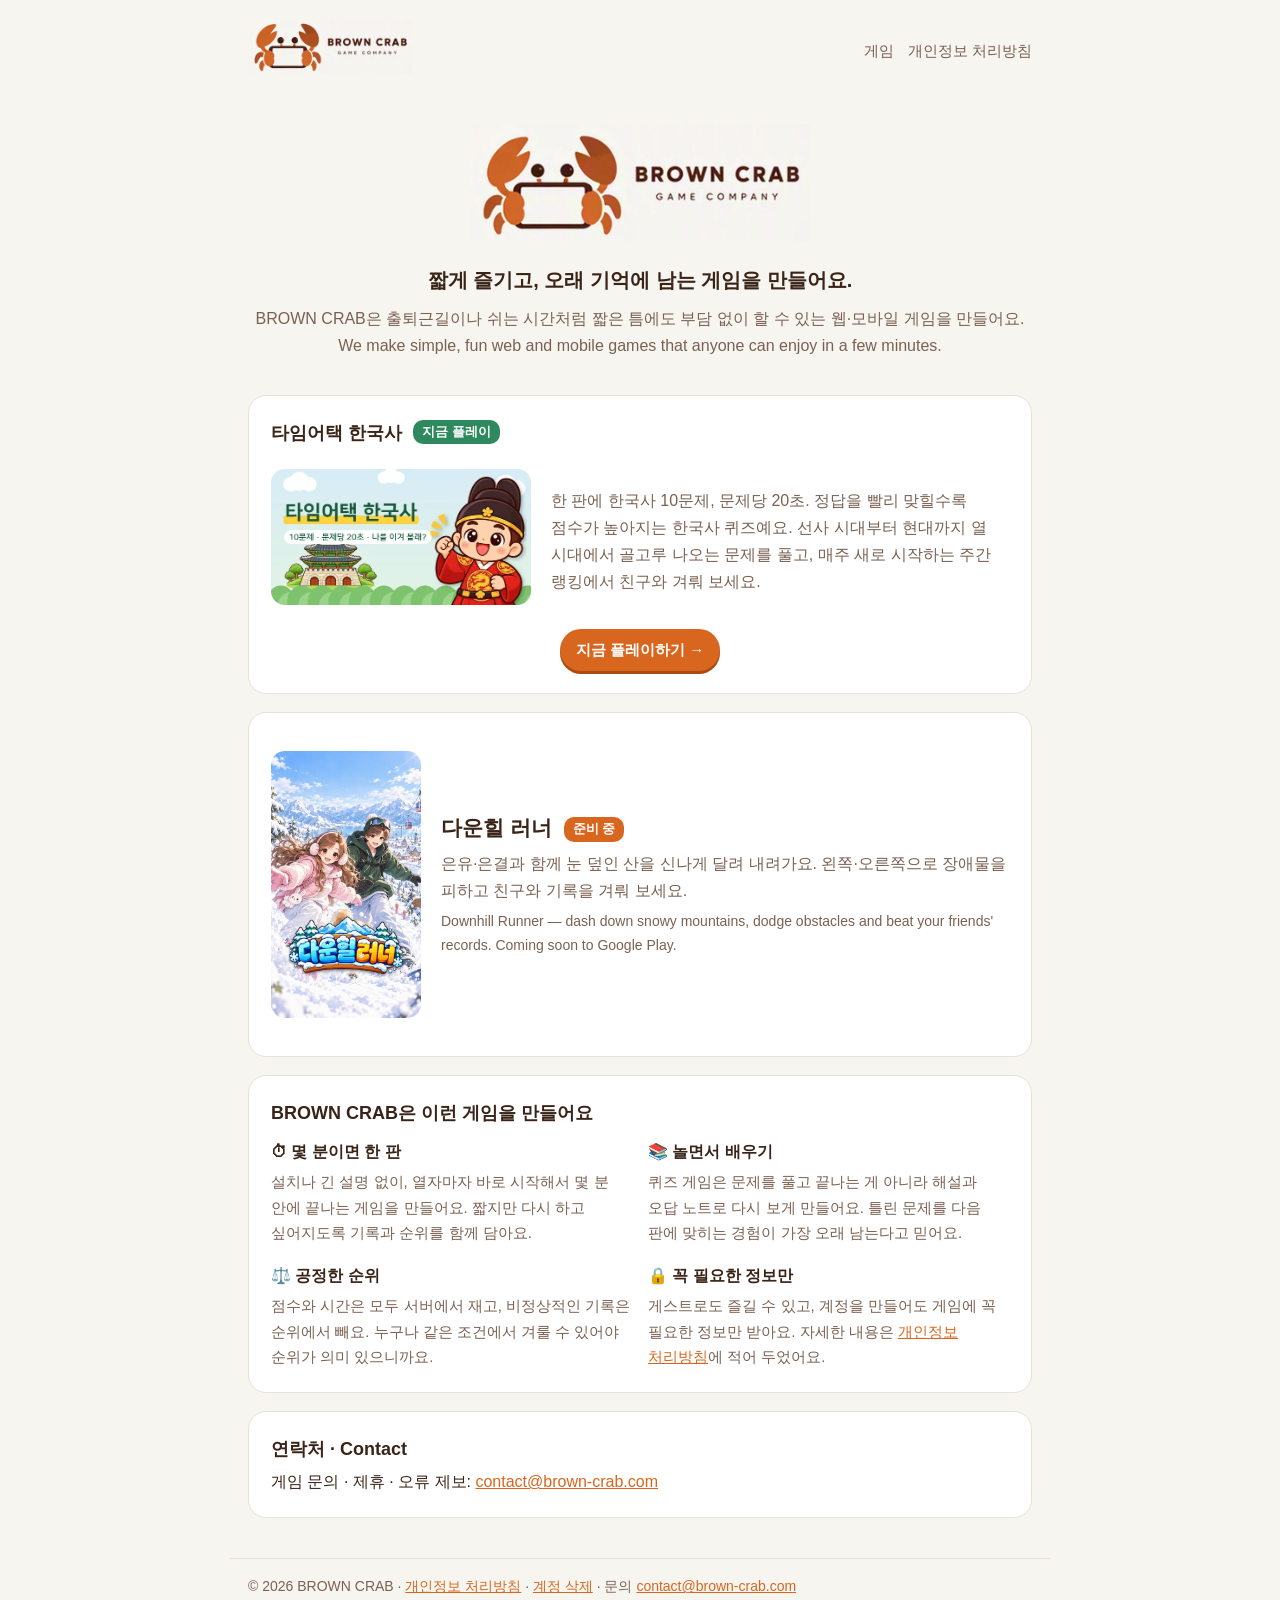
<file: index.html>
<!doctype html><html lang="ko"><head><meta charset="utf-8"><meta name="google-adsense-account" content="ca-pub-8824642278407065"><meta name="viewport" content="width=device-width, initial-scale=1"><link rel="icon" href="img/favicon-32.png"><link rel="apple-touch-icon" href="img/icon-180.png"><link rel="stylesheet" href="style.css">
<title>BROWN CRAB — Game Company</title>
<meta name="description" content="BROWN CRAB은 누구나 쉽게 즐기는 웹·모바일 게임을 만들어요. 한국사 퀴즈 '타임어택 한국사'를 지금 바로 할 수 있고, 눈길 달리기 '다운힐 러너'를 준비하고 있어요.">
<meta property="og:type" content="website"><meta property="og:site_name" content="BROWN CRAB"><meta property="og:title" content="BROWN CRAB — Game Company"><meta property="og:description" content="누구나 쉽게 즐기는 웹·모바일 게임을 만들어요."><meta property="og:url" content="https://brown-crab.com/"><meta property="og:image" content="https://brown-crab.com/img/takh.webp">
</head><body><header><a href="./"><img src="img/logo.webp" alt="BROWN CRAB"></a><nav><a href="#games">게임</a><a href="privacy.html">개인정보 처리방침</a></nav></header>
<main>

<section class="hero"><img src="img/logo.webp" alt="BROWN CRAB GAME COMPANY">
<p class="lead">짧게 즐기고, 오래 기억에 남는 게임을 만들어요.</p>
<p>BROWN CRAB은 출퇴근길이나 쉬는 시간처럼 짧은 틈에도 부담 없이 할 수 있는 웹·모바일 게임을 만들어요.<br>We make simple, fun web and mobile games that anyone can enjoy in a few minutes.</p></section>

<section class="card takh" id="games"><h2 class="h">타임어택 한국사 <span class="tag live">지금 플레이</span></h2>
<div class="game big"><a href="https://takh.brown-crab.com/"><img src="img/takh.webp" alt="타임어택 한국사"></a><div>
<p>한 판에 한국사 10문제, 문제당 20초. 정답을 빨리 맞힐수록 점수가 높아지는 한국사 퀴즈예요. 선사 시대부터 현대까지 열 시대에서 골고루 나오는 문제를 풀고, 매주 새로 시작하는 주간 랭킹에서 친구와 겨뤄 보세요.</p>
</div></div>
<div class="play-row"><a class="cta sm" href="https://takh.brown-crab.com/">지금 플레이하기 →</a></div>
</section>

<section class="card">
<div class="game"><img src="img/downhill.webp" alt="다운힐 러너"><div><h3>다운힐 러너 <span class="tag">준비 중</span></h3><p>은유·은결과 함께 눈 덮인 산을 신나게 달려 내려가요. 왼쪽·오른쪽으로 장애물을 피하고 친구와 기록을 겨뤄 보세요.</p><p class="en">Downhill Runner — dash down snowy mountains, dodge obstacles and beat your friends' records. Coming soon to Google Play.</p></div></div>
</section>

<section class="card"><h2 class="h">BROWN CRAB은 이런 게임을 만들어요</h2>
<div class="pillars">
<div><b>⏱ 몇 분이면 한 판</b><p>설치나 긴 설명 없이, 열자마자 바로 시작해서 몇 분 안에 끝나는 게임을 만들어요. 짧지만 다시 하고 싶어지도록 기록과 순위를 함께 담아요.</p></div>
<div><b>📚 놀면서 배우기</b><p>퀴즈 게임은 문제를 풀고 끝나는 게 아니라 해설과 오답 노트로 다시 보게 만들어요. 틀린 문제를 다음 판에 맞히는 경험이 가장 오래 남는다고 믿어요.</p></div>
<div><b>⚖️ 공정한 순위</b><p>점수와 시간은 모두 서버에서 재고, 비정상적인 기록은 순위에서 빼요. 누구나 같은 조건에서 겨룰 수 있어야 순위가 의미 있으니까요.</p></div>
<div><b>🔒 꼭 필요한 정보만</b><p>게스트로도 즐길 수 있고, 계정을 만들어도 게임에 꼭 필요한 정보만 받아요. 자세한 내용은 <a href="privacy.html">개인정보 처리방침</a>에 적어 두었어요.</p></div>
</div></section>

<section class="card"><h2 class="h">연락처 · Contact</h2><p style="margin:0">게임 문의 · 제휴 · 오류 제보: <a href="mailto:contact@brown-crab.com">contact@brown-crab.com</a></p></section>
</main><footer>© 2026 BROWN CRAB · <a href="privacy.html">개인정보 처리방침</a> · <a href="delete.html">계정 삭제</a> · 문의 <a href="mailto:contact@brown-crab.com">contact@brown-crab.com</a></footer></body></html>
</file>
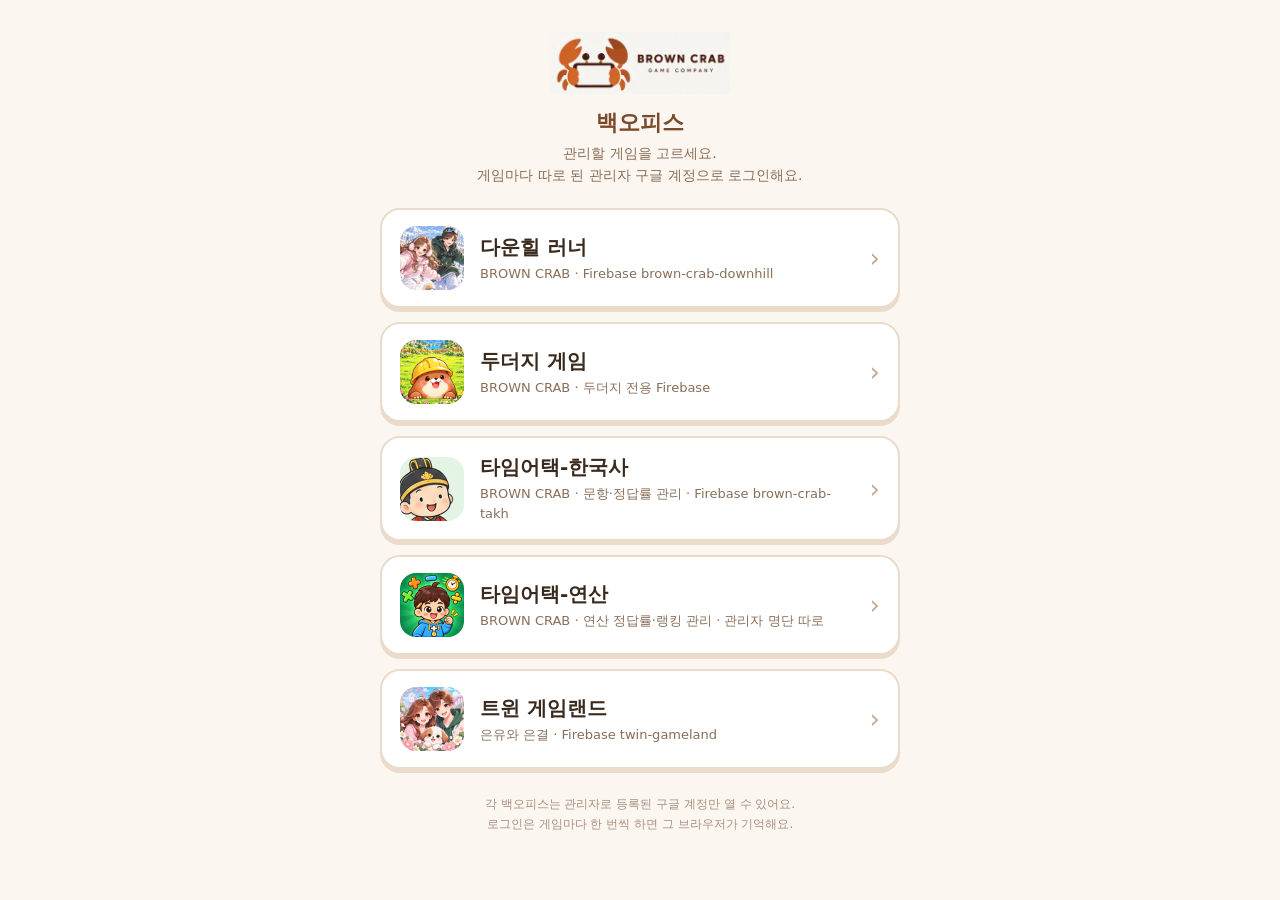
<file: admin/index.html>
<!doctype html>
<html lang="ko">
<head>
<meta charset="utf-8">
<meta name="viewport" content="width=device-width, initial-scale=1">
<meta name="robots" content="noindex, nofollow">
<link rel="icon" href="../img/favicon-32.png">
<title>BROWN CRAB 백오피스</title>
<!--
  BROWN CRAB 백오피스 입구: 게임마다 백오피스가 따로 있어요 (게임마다 Firebase 프로젝트가 따로라 관리자 구글 계정도 따로).
  버튼을 누르면 그 게임의 백오피스로 가고, 거기서 그 게임의 관리자 구글 계정으로 로그인해요 (한 번 로그인하면 그 브라우저가 기억해요).
  주소를 바꾸면 아래 GAMES 만 고치기. 이 쪽은 아무것도 읽거나 쓰지 않아요 (데이터 보호는 각 프로젝트의 Firestore 규칙).
-->
<style>
  :root { --brown: #7A4A2A; --line: #EADBCB; --bg: #FBF6F0; }
  * { box-sizing: border-box; }
  body { margin: 0; min-height: 100vh; background: var(--bg); color: #3A2A1E; font-family: 'Apple SD Gothic Neo', 'Noto Sans KR', system-ui, sans-serif; display: flex; flex-direction: column; align-items: center; padding: 32px 16px; }
  header { text-align: center; margin-bottom: 22px; }
  header img { width: 180px; max-width: 60vw; }
  h1 { font-size: 22px; margin: 10px 0 4px; color: var(--brown); }
  header p { margin: 0; font-size: 14px; color: #8A6E58; line-height: 1.6; }
  .list { width: 100%; max-width: 520px; display: flex; flex-direction: column; gap: 14px; }
  a.game { display: flex; align-items: center; gap: 16px; padding: 16px 18px; background: #fff; border: 2px solid var(--line); border-radius: 20px; text-decoration: none; color: inherit; box-shadow: 0 4px 0 var(--line); transition: transform 80ms; }
  a.game:hover { border-color: #D9B896; }
  a.game:active { transform: translateY(3px); box-shadow: 0 1px 0 var(--line); }
  a.game img { width: 64px; height: 64px; border-radius: 16px; flex: none; }
  a.game b { display: block; font-size: 20px; }
  a.game small { display: block; margin-top: 3px; font-size: 13px; color: #8A6E58; line-height: 1.5; }
  a.game i { margin-left: auto; font-style: normal; font-size: 26px; color: #C4A994; }
  footer { margin-top: 26px; font-size: 12px; color: #A89080; text-align: center; line-height: 1.6; }
</style>
</head>
<body>
<header>
  <img src="../img/logo.webp" alt="BROWN CRAB">
  <h1>백오피스</h1>
  <p>관리할 게임을 고르세요.<br>게임마다 따로 된 관리자 구글 계정으로 로그인해요.</p>
</header>
<div class="list" id="list"></div>
<footer>각 백오피스는 관리자로 등록된 구글 계정만 열 수 있어요.<br>로그인은 게임마다 한 번씩 하면 그 브라우저가 기억해요.</footer>
<script>
  const GAMES = [
    { name: '다운힐 러너', icon: 'downhill.png', url: 'https://downhill.brown-crab.com/admin/', note: 'BROWN CRAB · Firebase brown-crab-downhill' },
    { name: '두더지 게임', icon: 'mole.png', url: 'https://sangbiny-creater.github.io/twin-gameland/mole-admin/', note: 'BROWN CRAB · 두더지 전용 Firebase' },
    { name: '타임어택-한국사', icon: 'takh.png', url: 'https://takh.brown-crab.com/admin/', note: 'BROWN CRAB · 문항·정답률 관리 · Firebase brown-crab-takh' },
    { name: '타임어택-연산', icon: 'tac.png', url: 'https://tac.brown-crab.com/admin/', note: 'BROWN CRAB · 연산 정답률·랭킹 관리 · 관리자 명단 따로' },
    { name: '트윈 게임랜드', icon: 'twin.png', url: 'https://sangbiny-creater.github.io/twin-gameland/admin/', note: '은유와 은결 · Firebase twin-gameland' },
  ];
  document.getElementById('list').innerHTML = GAMES.map((g) => `<a class="game" href="${g.url}"><img src="${g.icon}" alt=""><span><b>${g.name}</b><small>${g.note}</small></span><i>›</i></a>`).join('');
</script>
</body>
</html>
</file>
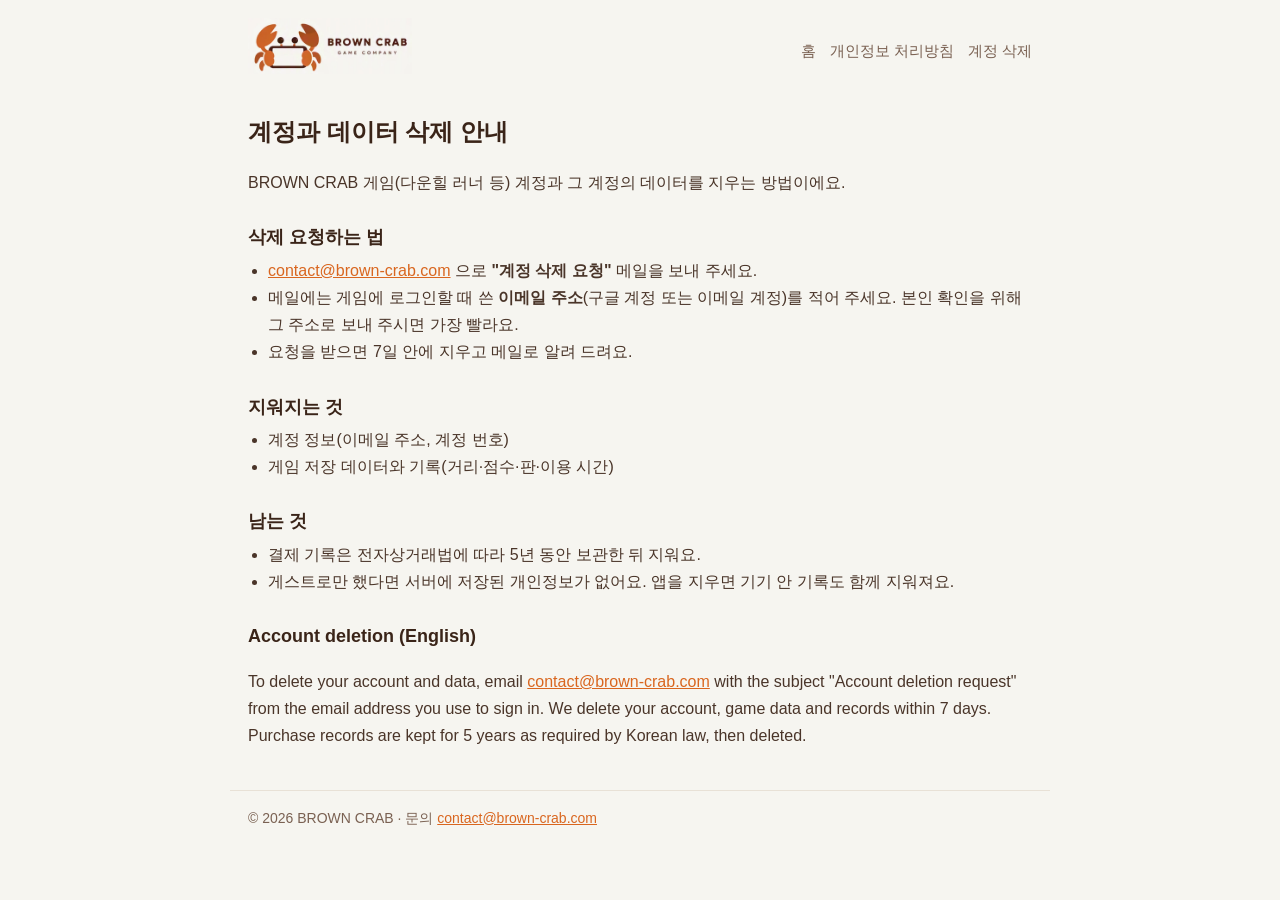
<file: delete.html>
<!doctype html><html lang="ko"><head><meta charset="utf-8"><meta name="viewport" content="width=device-width, initial-scale=1"><link rel="icon" href="img/favicon-32.png"><link rel="apple-touch-icon" href="img/icon-180.png"><link rel="stylesheet" href="style.css">
<title>계정 삭제 안내 — BROWN CRAB</title></head><body><header><a href="./"><img src="img/logo.webp" alt="BROWN CRAB"></a><nav><a href="./">홈</a><a href="privacy.html">개인정보 처리방침</a><a href="delete.html">계정 삭제</a></nav></header>
<main class="doc">
<h1>계정과 데이터 삭제 안내</h1>
<p>BROWN CRAB 게임(다운힐 러너 등) 계정과 그 계정의 데이터를 지우는 방법이에요.</p>
<h2>삭제 요청하는 법</h2><ul>
<li><a href="mailto:contact@brown-crab.com?subject=%EA%B3%84%EC%A0%95%20%EC%82%AD%EC%A0%9C%20%EC%9A%94%EC%B2%AD">contact@brown-crab.com</a> 으로 <b>"계정 삭제 요청"</b> 메일을 보내 주세요.</li>
<li>메일에는 게임에 로그인할 때 쓴 <b>이메일 주소</b>(구글 계정 또는 이메일 계정)를 적어 주세요. 본인 확인을 위해 그 주소로 보내 주시면 가장 빨라요.</li>
<li>요청을 받으면 7일 안에 지우고 메일로 알려 드려요.</li></ul>
<h2>지워지는 것</h2><ul>
<li>계정 정보(이메일 주소, 계정 번호)</li>
<li>게임 저장 데이터와 기록(거리·점수·판·이용 시간)</li></ul>
<h2>남는 것</h2><ul>
<li>결제 기록은 전자상거래법에 따라 5년 동안 보관한 뒤 지워요.</li>
<li>게스트로만 했다면 서버에 저장된 개인정보가 없어요. 앱을 지우면 기기 안 기록도 함께 지워져요.</li></ul>
<h2>Account deletion (English)</h2>
<p>To delete your account and data, email <a href="mailto:contact@brown-crab.com">contact@brown-crab.com</a> with the subject "Account deletion request" from the email address you use to sign in. We delete your account, game data and records within 7 days. Purchase records are kept for 5 years as required by Korean law, then deleted.</p>
</main><footer>© 2026 BROWN CRAB · 문의 <a href="mailto:contact@brown-crab.com">contact@brown-crab.com</a></footer></body></html>
</file>
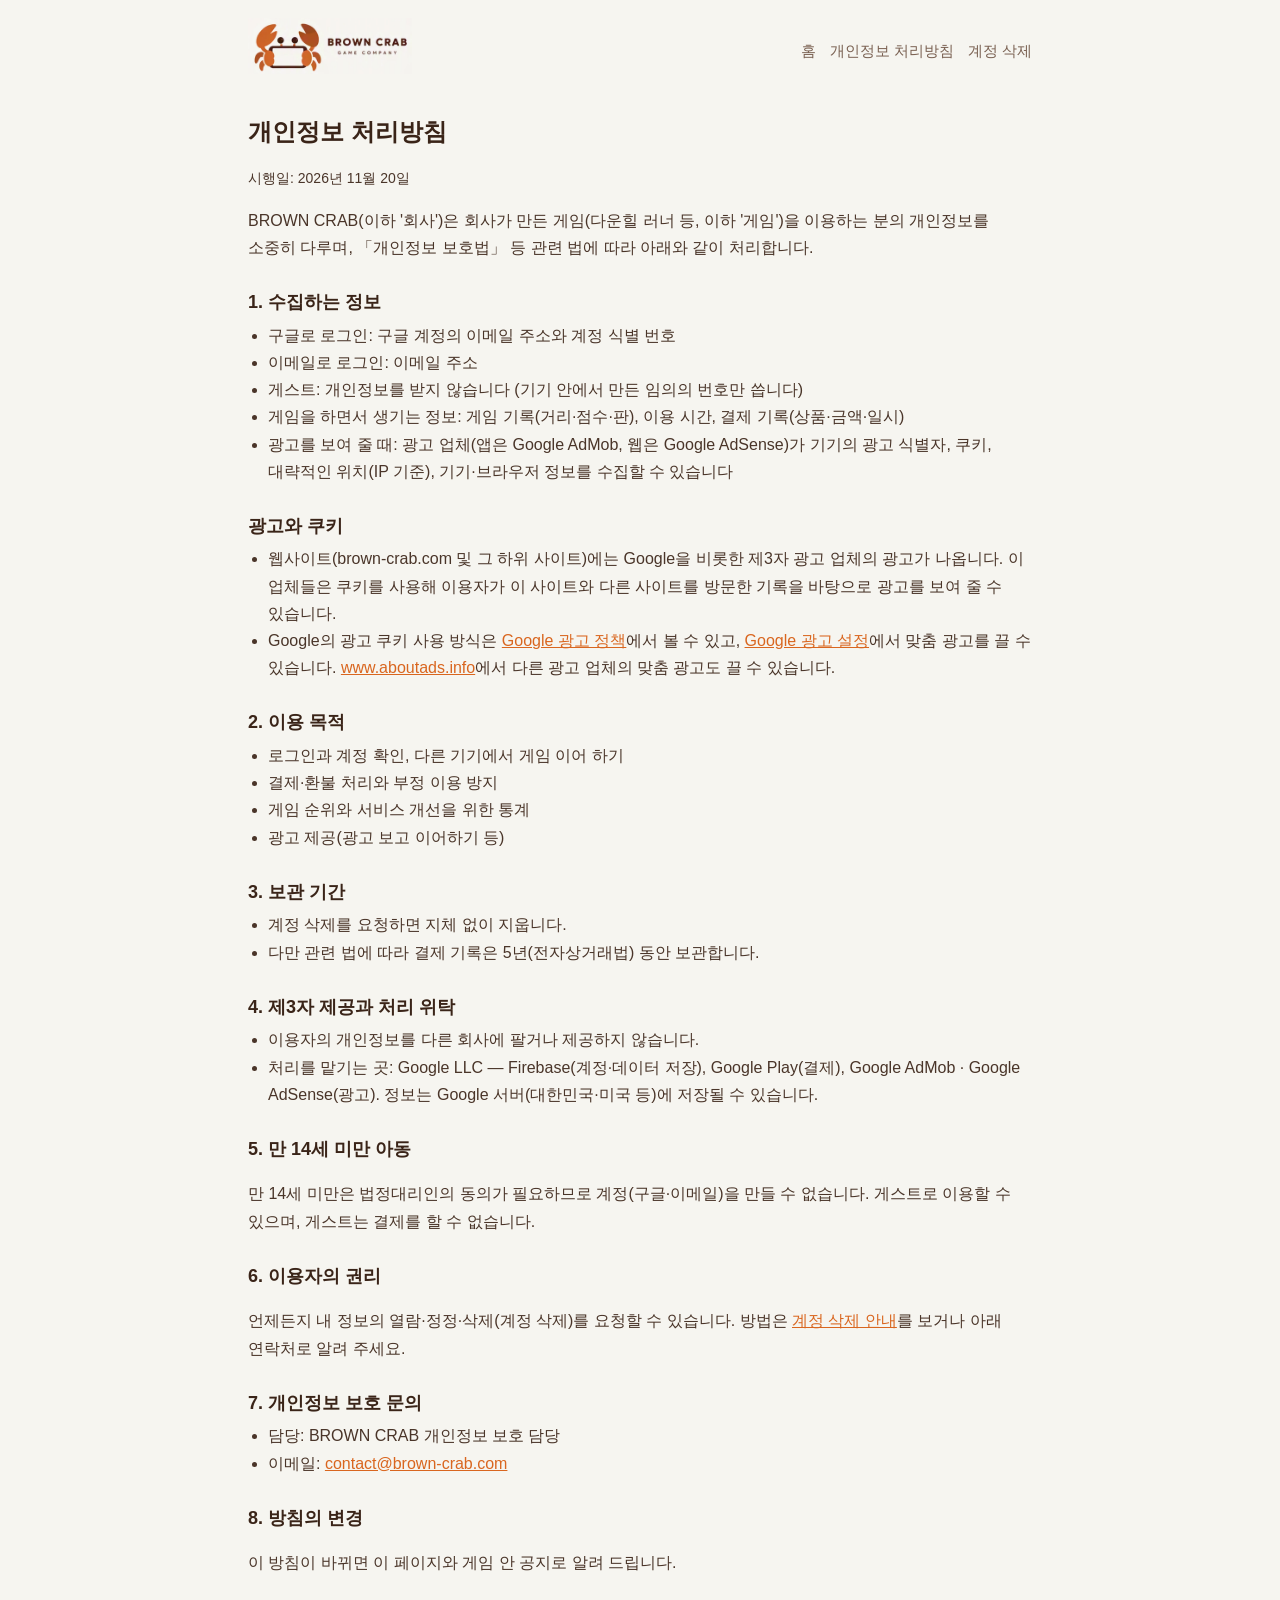
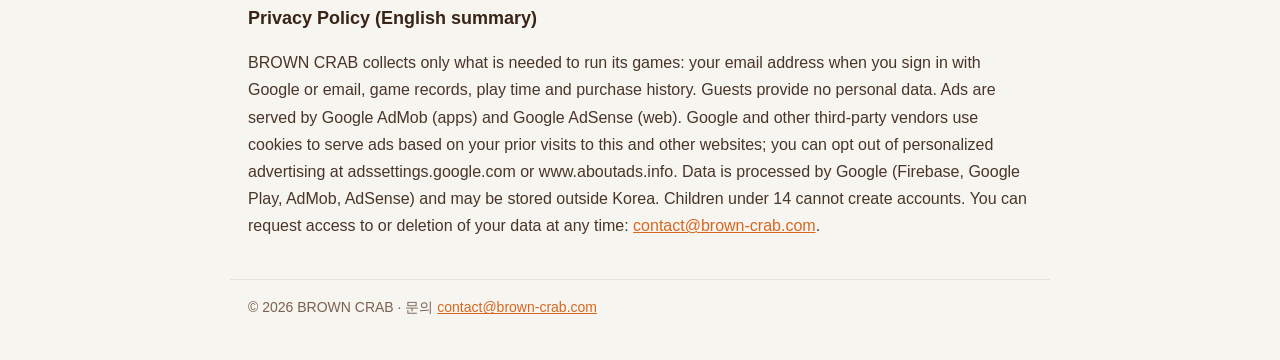
<file: privacy.html>
<!doctype html><html lang="ko"><head><meta charset="utf-8"><meta name="viewport" content="width=device-width, initial-scale=1"><link rel="icon" href="img/favicon-32.png"><link rel="apple-touch-icon" href="img/icon-180.png"><link rel="stylesheet" href="style.css">
<title>개인정보 처리방침 — BROWN CRAB</title></head><body><header><a href="./"><img src="img/logo.webp" alt="BROWN CRAB"></a><nav><a href="./">홈</a><a href="privacy.html">개인정보 처리방침</a><a href="delete.html">계정 삭제</a></nav></header>
<main class="doc">
<h1>개인정보 처리방침</h1><p class="upd">시행일: 2026년 11월 20일</p>
<p>BROWN CRAB(이하 '회사')은 회사가 만든 게임(다운힐 러너 등, 이하 '게임')을 이용하는 분의 개인정보를 소중히 다루며, 「개인정보 보호법」 등 관련 법에 따라 아래와 같이 처리합니다.</p>
<h2>1. 수집하는 정보</h2><ul>
<li>구글로 로그인: 구글 계정의 이메일 주소와 계정 식별 번호</li>
<li>이메일로 로그인: 이메일 주소</li>
<li>게스트: 개인정보를 받지 않습니다 (기기 안에서 만든 임의의 번호만 씁니다)</li>
<li>게임을 하면서 생기는 정보: 게임 기록(거리·점수·판), 이용 시간, 결제 기록(상품·금액·일시)</li>
<li>광고를 보여 줄 때: 광고 업체(앱은 Google AdMob, 웹은 Google AdSense)가 기기의 광고 식별자, 쿠키, 대략적인 위치(IP 기준), 기기·브라우저 정보를 수집할 수 있습니다</li></ul>
<h2>광고와 쿠키</h2><ul>
<li>웹사이트(brown-crab.com 및 그 하위 사이트)에는 Google을 비롯한 제3자 광고 업체의 광고가 나옵니다. 이 업체들은 쿠키를 사용해 이용자가 이 사이트와 다른 사이트를 방문한 기록을 바탕으로 광고를 보여 줄 수 있습니다.</li>
<li>Google의 광고 쿠키 사용 방식은 <a href="https://policies.google.com/technologies/ads?hl=ko">Google 광고 정책</a>에서 볼 수 있고, <a href="https://adssettings.google.com/">Google 광고 설정</a>에서 맞춤 광고를 끌 수 있습니다. <a href="https://www.aboutads.info/choices/">www.aboutads.info</a>에서 다른 광고 업체의 맞춤 광고도 끌 수 있습니다.</li></ul>
<h2>2. 이용 목적</h2><ul>
<li>로그인과 계정 확인, 다른 기기에서 게임 이어 하기</li>
<li>결제·환불 처리와 부정 이용 방지</li>
<li>게임 순위와 서비스 개선을 위한 통계</li>
<li>광고 제공(광고 보고 이어하기 등)</li></ul>
<h2>3. 보관 기간</h2><ul>
<li>계정 삭제를 요청하면 지체 없이 지웁니다.</li>
<li>다만 관련 법에 따라 결제 기록은 5년(전자상거래법) 동안 보관합니다.</li></ul>
<h2>4. 제3자 제공과 처리 위탁</h2><ul>
<li>이용자의 개인정보를 다른 회사에 팔거나 제공하지 않습니다.</li>
<li>처리를 맡기는 곳: Google LLC — Firebase(계정·데이터 저장), Google Play(결제), Google AdMob · Google AdSense(광고). 정보는 Google 서버(대한민국·미국 등)에 저장될 수 있습니다.</li></ul>
<h2>5. 만 14세 미만 아동</h2>
<p>만 14세 미만은 법정대리인의 동의가 필요하므로 계정(구글·이메일)을 만들 수 없습니다. 게스트로 이용할 수 있으며, 게스트는 결제를 할 수 없습니다.</p>
<h2>6. 이용자의 권리</h2>
<p>언제든지 내 정보의 열람·정정·삭제(계정 삭제)를 요청할 수 있습니다. 방법은 <a href="delete.html">계정 삭제 안내</a>를 보거나 아래 연락처로 알려 주세요.</p>
<h2>7. 개인정보 보호 문의</h2><ul>
<li>담당: BROWN CRAB 개인정보 보호 담당</li>
<li>이메일: <a href="mailto:contact@brown-crab.com">contact@brown-crab.com</a></li></ul>
<h2>8. 방침의 변경</h2>
<p>이 방침이 바뀌면 이 페이지와 게임 안 공지로 알려 드립니다.</p>
<h2>Privacy Policy (English summary)</h2>
<p>BROWN CRAB collects only what is needed to run its games: your email address when you sign in with Google or email, game records, play time and purchase history. Guests provide no personal data. Ads are served by Google AdMob (apps) and Google AdSense (web). Google and other third-party vendors use cookies to serve ads based on your prior visits to this and other websites; you can opt out of personalized advertising at adssettings.google.com or www.aboutads.info. Data is processed by Google (Firebase, Google Play, AdMob, AdSense) and may be stored outside Korea. Children under 14 cannot create accounts. You can request access to or deletion of your data at any time: <a href="mailto:contact@brown-crab.com">contact@brown-crab.com</a>.</p>
</main><footer>© 2026 BROWN CRAB · 문의 <a href="mailto:contact@brown-crab.com">contact@brown-crab.com</a></footer></body></html>
</file>
<file: style.css>
:root{--bg:#F6F5F0;--ink:#3A2418;--sub:#7A6152;--accent:#D9661F;--card:#fff;--line:#E8E1D6}
*{box-sizing:border-box}
body{margin:0;background:var(--bg);color:var(--ink);font:16px/1.7 -apple-system,BlinkMacSystemFont,'Apple SD Gothic Neo','Noto Sans KR',sans-serif;word-break:keep-all}
a{color:var(--accent)}
header,main,footer{max-width:820px;margin:0 auto;padding:0 18px}
header{display:flex;align-items:center;justify-content:space-between;gap:12px;padding-top:18px;padding-bottom:6px}
header img{height:56px;width:auto}
nav a{margin-left:14px;color:var(--sub);text-decoration:none;font-size:15px}
nav a:hover{color:var(--accent)}
.hero{text-align:center;padding:36px 0 18px}
.hero img{width:340px;max-width:90%}
.hero p{color:var(--sub);margin:8px 0 0}
.card{background:var(--card);border:1px solid var(--line);border-radius:18px;padding:22px;margin:18px 0}
.game{display:flex;gap:20px;align-items:center}
.game img{width:150px;border-radius:14px;flex:none}
.game h3{margin:0 0 4px;font-size:21px}
.game p{margin:0;color:var(--sub)}
.tag{display:inline-block;font-size:13px;color:#fff;background:var(--accent);border-radius:10px;padding:1px 9px;margin-left:6px;vertical-align:2px}
h1{font-size:24px;margin:24px 0 4px}
h2{font-size:18px;margin:26px 0 4px}
.doc p,.doc li{color:#4A3529}
.doc ul{padding-left:20px;margin:4px 0}
.upd{color:var(--sub);font-size:14px}
footer{color:var(--sub);font-size:14px;border-top:1px solid var(--line);margin-top:40px;padding-top:16px;padding-bottom:40px}
@media (max-width:520px){.game{flex-direction:column;text-align:center}.game img{width:200px}header img{height:44px}nav a{margin-left:10px;font-size:14px}}
.hero .lead{font-size:20px;font-weight:800;color:var(--ink);margin-top:14px}
.cta{display:inline-block;margin-top:18px;padding:12px 22px;border-radius:999px;background:var(--accent);color:#fff;font-weight:800;text-decoration:none;box-shadow:0 3px 0 #A94B12}
.cta:hover{filter:brightness(1.05)}
.h{margin-top:0}
.sub{color:var(--sub);font-size:14px}
.en{margin-top:6px!important;font-size:14px}
.pillars{display:grid;grid-template-columns:1fr 1fr;gap:16px;margin-top:10px}
.pillars b{font-size:16px}
.pillars p{margin:4px 0 0;color:var(--sub);font-size:15px}
.game{padding:16px 0;border-top:1px solid var(--line)}
.game:first-of-type{border-top:0}
.game.big{align-items:flex-start}
.game.big img{width:260px}
.game p+p{margin-top:8px}
.feat{margin:10px 0;padding-left:18px;color:var(--sub);font-size:15px}
.feat li{margin:3px 0}
.tag.live{background:#2E8A5E}
.ph{width:150px;height:110px;flex:none;border-radius:14px;background:#FCEFE3;display:grid;place-items:center;font-size:52px}
.eras{margin:12px 0;padding-left:22px}
.eras li{margin:10px 0}
.eras b{display:block;font-size:16px}
.eras span{color:var(--sub);font-size:15px}
.steps{padding-left:20px;color:var(--sub)}
.steps li{margin:8px 0}
.steps b{color:var(--ink)}
details{border-top:1px solid var(--line);padding:10px 0}
details:first-of-type{border-top:0}
summary{cursor:pointer;font-weight:700}
details p{margin:6px 0 0;color:var(--sub)}
@media (max-width:620px){.pillars{grid-template-columns:1fr}.game.big img{width:100%}.ph{width:200px}nav a{margin-left:8px;font-size:13px}header{flex-wrap:wrap}}
.cta.sm{margin-top:4px;padding:8px 16px;font-size:15px}
@media (max-width:520px){.game.big{text-align:left;align-items:stretch}.game.big h3{text-align:center}.game.big .en{text-align:left}}
/* 타임어택 한국사 카드: 그림·글 위아래 가운데, 버튼은 카드 가로 가운데 */
.takh .game.big{align-items:center;padding-bottom:0}
.takh .play-row{text-align:center;margin-top:16px}
.takh .play-row .cta{margin-top:0}
.takh .h .tag{vertical-align:3px}
</file>
